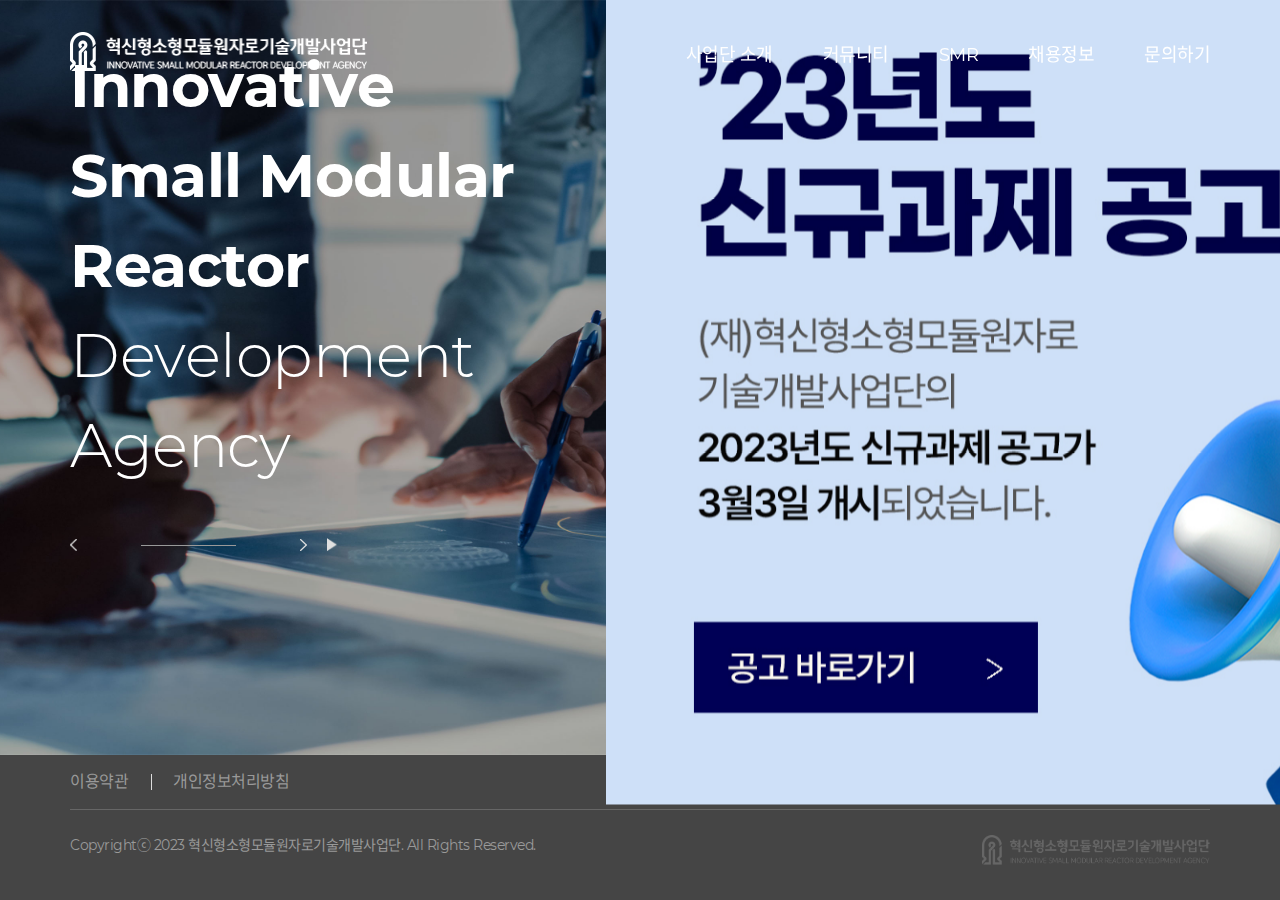
<file: index.html>
<!DOCTYPE html>
<html lang="en">
<head>
  <meta charset="UTF-8">
  <meta name="viewport" content="width=device-width, initial-scale=1.0">
  <title>혁신형 SMR 기술개발사업단</title>

  <link rel="stylesheet" href="/source/style/fonts.css">
  <link rel="stylesheet" href="/source/plugin/swiper/swiper-bundle.min.css">
  <link rel="stylesheet" href="/source/style/common.css">
  <link rel="stylesheet" href="/source/style/header.css">
  <link rel="stylesheet" href="/source/style/footer.css">
  <link rel="stylesheet" href="/source/style/board.css">
  <link rel="stylesheet" href="/source/style/contents.css">

  <script src="http://ajax.aspnetcdn.com/ajax/jQuery/jquery-1.12.4.min.js"></script>
  <script src="/source/plugin/swiper/swiper-bundle.min.js" defer></script>
  <script type="module" src="/source/js/contents.js" defer></script>
</head>
<body>
  <div class="skip_nav">
		<div class="skip_nav_wrap">
			<a href="#contents">본문 내용 바로가기</a>
			<a href="#globalNavi">주 메뉴 바로가기</a>
		</div>
	</div>

  <header id="header">
    <div class="container">
      <div class="wrapper">
        <div class="inner">
          <h1 class="hd_logo">
            <a href="/">
              <img src="/source/img/logo-white.png" alt="혁신형소형모듈원자로기술개발사업단">
            </a>
          </h1>

          <div class="hd-right">
            <nav id="globalNavi">
              <ul class="gnb_wrap">
                <li class="depth1">
                  <a href="">사업단 소개</a>
                </li>
                <li class="depth1">
                  <a href="">커뮤니티</a>
                </li>
                <li class="depth1">
                  <a href="">SMR</a>
                </li>
                <li class="depth1">
                  <a href="">채용정보</a>
                </li>
                <li class="depth1">
                  <a href="">문의하기</a>
                </li>
              </ul>
            </nav>
          </div>
        </div>
      </div>
    </div>
  </header>

  <article class="main">
    <h2 class="sound_only">메인페이지 컨텐츠</h2>

    <section id="contents" class="main_visual-section">
      <h3 class="sound_only">롤링배너</h3>
      <div class="main_visual-slider">
        <div class="swiper-wrapper">
          <div class="swiper-slide banner1">
            <div class="container">
              <div class="wrapper">
                <div class="inner">
                  <p class="main_visual-text">
                    <b>Innovative <br/>
                    Small Modular Reactor </b><br/>
                    Development Agency
                  </p>
                </div>
              </div>
            </div>
          </div>
          <div class="swiper-slide banner2">
            <div class="container">
              <div class="wrapper">
                <div class="inner">
                  <p class="main_visual-text">
                    <b>Innovative <br/>
                    Small Modular Reactor </b><br/>
                    Development Agency
                  </p>
                </div>
              </div>
            </div>
          </div>
        </div>

        <div class="main_visual-control">
          <div class="container">
            <div class="wrapper">
              <div class="main_visual-control_inner">
                <button type="button" class="main_visual-arrow main_visual-prev">
                  <img src="/source/img/arrow-left.png" alt="이전 슬라이드 전환">
                </button>
                <div class="main_visual-pagination">
                  <span class="current"></span>
                  <div class="main_visual-time">
                    <div class="bar">
                      <span></span>
                    </div>
                  </div>
                  <span class="total"></span>
                </div>
                <button type="button" class="main_visual-arrow main_visual-next">
                  <img src="/source/img/arrow-right.png" alt="다음 슬라이드 전환">
                </button>
                <button type="button" class="main_visual-play">
                  <img src="/source/img/play.png" alt="재생, 정지 토글 버튼">
                </button>
              </div>
            </div>
          </div>
        </div>
      </div>
    </section>

    <section class="main_popup-section">
      <h3 class="sound_only">메인 알림 배너</h3>
      <div class="main_popup-slider">
        <div class="swiper-wrapper">
          <a href="" class="swiper-slide banner1">
            <img src="/source/img/popup_banner01.jpg" alt="23년도 신규과제 공고, (재)혁신형소형모듈원자로 기술개발사업단의 2023년도 신규과제 공고가 3월 3일 개시되었습니다. 공고 바로가기 링크이동">
          </a>
          <a href="" class="swiper-slide banner2">
            <img src="/source/img/popup_banner02.jpg" alt="2023 제2차 채용공고, (재)혁신형소형모듈원자로기술개발사업단의 2023년도 제2차 직원(본부장) 채용공고를 확인하세요. 공고 바로가기 링크이동">
          </a>
        </div>
      </div>
    </section>
  </article>

  <footer id="footer">
    <div class="container">
      <div class="wrapper">
        <div class="inner">

          <div class="ft_info">
            <div class="ft_info-left">
              <nav class="fnb">
                <ul class="fnb_wrap">
                  <li>
                    <a href="">이용약관</a>
                  </li>
                  <li>
                    <a href="">개인정보처리방침</a>
                  </li>
                </ul>
              </nav>
            </div>
            <div class="ft_info-right">
              <span class="ft_info-text"><b>Tel. </b>042-870-7317</span>
              <select class="ft_rel-sel">
                <option value="">관련사이트</option>
              </select>
            </div>
          </div>
          <div class="ft_copy">
            <p class="ft_copy-text">
              Copyrightⓒ 2023 혁신형소형모듈원자로기술개발사업단. All Rights Reserved.
            </p>
            <a href="/" class="ft_logo">
              <img src="/source/img/logo-gray.png" alt="혁신형소형모듈원자로기술개발사업단">
            </a>
          </div>
        </div>
      </div>
    </div>
  </footer>
</body>
</html>
</file>
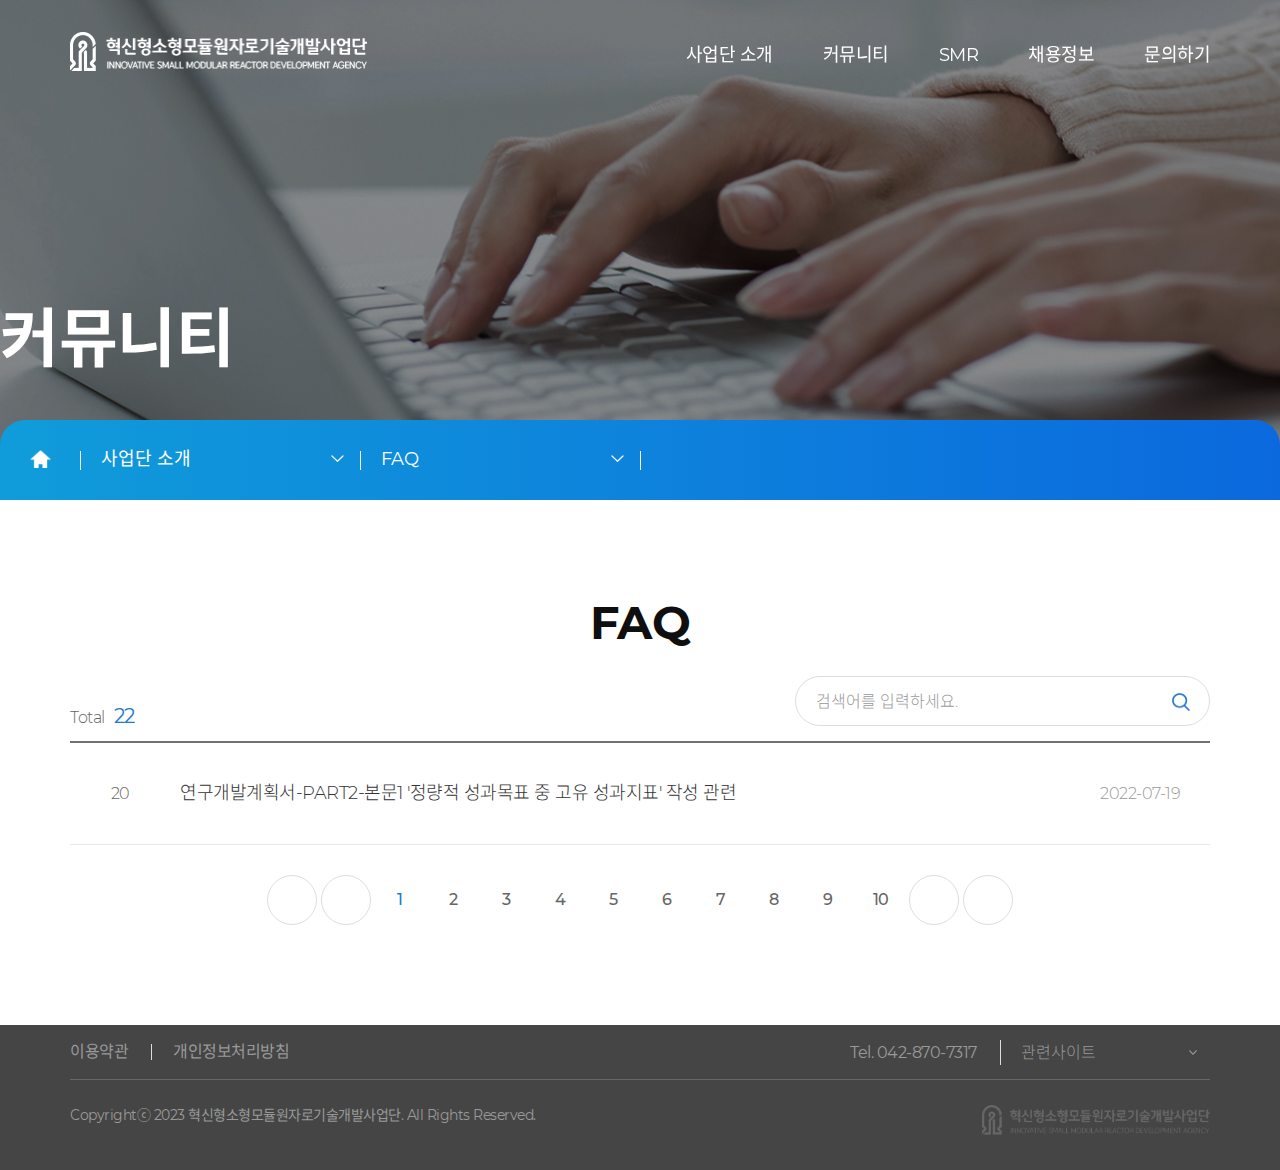
<file: sub/faq.html>
<!DOCTYPE html>
<html lang="en">
<head>
  <meta charset="UTF-8">
  <meta name="viewport" content="width=device-width, initial-scale=1.0">
  <title>혁신형 SMR 기술개발사업단</title>

  <link rel="stylesheet" href="/source/style/fonts.css">
  <link rel="stylesheet" href="/source/plugin/swiper/swiper-bundle.min.css">
  <link rel="stylesheet" href="/source/style/common.css">
  <link rel="stylesheet" href="/source/style/header.css">
  <link rel="stylesheet" href="/source/style/footer.css">
  <link rel="stylesheet" href="/source/style/board.css">
  <link rel="stylesheet" href="/source/style/contents.css">

  <script src="http://ajax.aspnetcdn.com/ajax/jQuery/jquery-1.12.4.min.js"></script>
  <script src="/source/plugin/swiper/swiper-bundle.min.js" defer></script>
  <script type="module" src="/source/js/contents.js" defer></script>
</head>
<body>
  <div class="skip_nav">
		<div class="skip_nav_wrap">
			<a href="#contents">본문 내용 바로가기</a>
			<a href="#globalNavi">주 메뉴 바로가기</a>
		</div>
	</div>

  <header id="header">
    <div class="container">
      <div class="wrapper">
        <div class="inner">
          <h1 class="hd_logo">
            <a href="/">
              <img src="/source/img/logo-white.png" alt="혁신형소형모듈원자로기술개발사업단">
            </a>
          </h1>

          <div class="hd-right">
            <nav id="globalNavi">
              <ul class="gnb_wrap">
                <li class="depth1">
                  <a href="">사업단 소개</a>
                </li>
                <li class="depth1">
                  <a href="">커뮤니티</a>
                </li>
                <li class="depth1">
                  <a href="">SMR</a>
                </li>
                <li class="depth1">
                  <a href="">채용정보</a>
                </li>
                <li class="depth1">
                  <a href="">문의하기</a>
                </li>
              </ul>
            </nav>
          </div>
        </div>
      </div>
    </div>
  </header>

  <article class="sub community faq list">
    <h2 class="sound_only">FAQ 목록 페이지</h2>
    <!-- 서브 상단 공통영역 { -->
    <section class="sub_top-section">
      <h3 class="sound_only">서브페이지 상단 공통영역</h3>
      
      <div class="sub_visual">
        <div class="container">
          <div class="wrapper2">
            <div class="inner">
              <h4 class="sub_dp1_title">커뮤니티</h4>
              <div class="sub_location">
                <ul class="sub_location_wrap">
                  <li class="home">
                    <a href="" class="home-btn">
                      <img src="/source/img/home.png" alt="홈으로 가기">
                    </a>
                  </li>
                  <li class="dp1">
                    <select name="" id="">
                      <option value="">사업단 소개</option>
                      <option value="">커뮤니티</option>
                      <option value="">SMR</option>
                      <option value="">채용정보</option>
                      <option value="">문의하기</option>
                    </select>
                  </li>
                  <li class="dp2">
                    <select name="" id="">
                      <option value="">FAQ</option>
                    </select>
                  </li>
                </ul>
              </div>
            </div>
          </div>
        </div>
      </div>
      <div class="sub_page_title">
        <div class="container">
          <div class="wrapper2">
            <div class="inner">
              <h5 class="sub_dp2_title">FAQ</h5>
            </div>
          </div>
        </div>
      </div>
    </section>
    <!-- } 서브 상단 공통영역 -->

    <section id="contents" class="faq_search-section">
      <h3 class="sound_only">FAQ 검색 영역</h3>
      <div class="container">
        <div class="wrapper2">
          <div class="inner">
            <span class="board_total">Total<b>22</b></span>
            <div class="board_search">
              <form action="">
                <input type="text" name="" id="" class="board_search-input" placeholder="검색어를 입력하세요.">
                <button type="button" class="board_search-submit">
                  <img src="/source/img/search.png" alt="검색">
                </button>
              </form>
            </div>
          </div>
        </div>
      </div>
    </section>

    <section class="bo-text-list type-a faq-list">
      <h3 class="sound_only">FAQ 게시글 목록</h3>
      <div class="container">
        <div class="wrapper2">
          <div class="inner">
            <div class="post_wrap">
              <div class="post">
                <div class="num">20</div>
                <div class="subj">
                  <a href="" class="text">연구개발계획서-PART2-본문1 '정량적 성과목표 중 고유 성과지표' 작성 관련</a>
                </div>
                <div class="date">2022-07-19</div>
              </div>
            </div>

            <!-- 페이징 { -->
            <nav class="pg_wrap">
              <span class="pg">
                <a href="" class="pg_page pg_start">처음</a>
                <a href="" class="pg_page pg_prev">이전</a>

                <span class="sound_only">열린</span>
                <strong class="pg_current">1</strong>
                <span class="sound_only">페이지</span>
                <a href="" class="pg_page">
                  2<span class="sound_only">페이지</span>
                </a>
                <a href="" class="pg_page">
                  3<span class="sound_only">페이지</span>
                </a>
                <a href="" class="pg_page">
                  4<span class="sound_only">페이지</span>
                </a>
                <a href="" class="pg_page">
                  5<span class="sound_only">페이지</span>
                </a>
                <a href="" class="pg_page">
                  6<span class="sound_only">페이지</span>
                </a>
                <a href="" class="pg_page">
                  7<span class="sound_only">페이지</span>
                </a>
                <a href="" class="pg_page">
                  8<span class="sound_only">페이지</span>
                </a>
                <a href="" class="pg_page">
                  9<span class="sound_only">페이지</span>
                </a>
                <a href="" class="pg_page">
                  10<span class="sound_only">페이지</span>
                </a>

                <a href="" class="pg_page pg_next">다음</a>
                <a href="" class="pg_page pg_end">맨끝</a>
              </span>
            </nav>
            <!-- } 페이징 -->
          </div>
        </div>
      </div>
    </section>
  </article>

  <footer id="footer">
    <div class="container">
      <div class="wrapper">
        <div class="inner">

          <div class="ft_info">
            <div class="ft_info-left">
              <nav class="fnb">
                <ul class="fnb_wrap">
                  <li>
                    <a href="">이용약관</a>
                  </li>
                  <li>
                    <a href="">개인정보처리방침</a>
                  </li>
                </ul>
              </nav>
            </div>
            <div class="ft_info-right">
              <span class="ft_info-text"><b>Tel. </b>042-870-7317</span>
              <select class="ft_rel-sel">
                <option value="">관련사이트</option>
              </select>
            </div>
          </div>
          <div class="ft_copy">
            <p class="ft_copy-text">
              Copyrightⓒ 2023 혁신형소형모듈원자로기술개발사업단. All Rights Reserved.
            </p>
            <a href="/" class="ft_logo">
              <img src="/source/img/logo-gray.png" alt="혁신형소형모듈원자로기술개발사업단">
            </a>
          </div>
        </div>
      </div>
    </div>
  </footer>
</body>
</html>
</file>
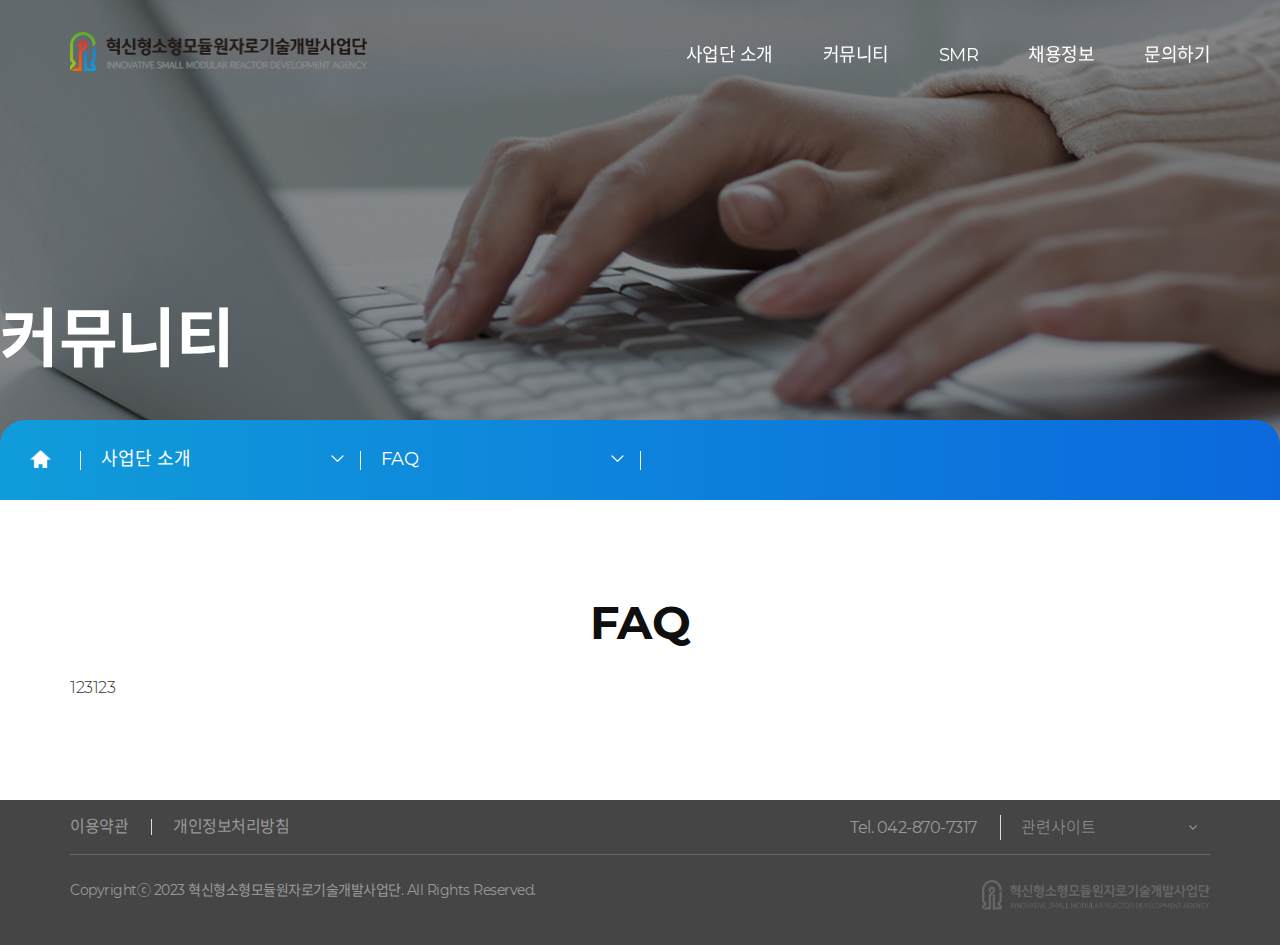
<file: source/sub/faq.html>
<!DOCTYPE html>
<html lang="en">
<head>
  <meta charset="UTF-8">
  <meta name="viewport" content="width=device-width, initial-scale=1.0">
  <title>혁신형 SMR 기술개발사업단</title>

  <link rel="stylesheet" href="/source/style/fonts.css">
  <link rel="stylesheet" href="/source/plugin/swiper/swiper-bundle.min.css">
  <link rel="stylesheet" href="/source/style/common.css">
  <link rel="stylesheet" href="/source/style/header.css">
  <link rel="stylesheet" href="/source/style/footer.css">
  <link rel="stylesheet" href="/source/style/contents.css">

  <script src="http://ajax.aspnetcdn.com/ajax/jQuery/jquery-1.12.4.min.js"></script>
  <script src="/source/plugin/swiper/swiper-bundle.min.js" defer></script>
  <script type="module" src="/source/js/contents.js" defer></script>
</head>
<body>
  <div class="skip_nav">
		<div class="skip_nav_wrap">
			<a href="#content">본문 내용 바로가기</a>
			<a href="#gnb">주 메뉴 바로가기</a>
		</div>
	</div>

  <header id="header">
    <div class="container">
      <div class="wrapper">
        <div class="inner">
          <h1 class="hd_logo">
            <a href="/">
              <img src="/source/img/logo.png" alt="혁신형소형모듈원자로기술개발사업단">
            </a>
          </h1>

          <div class="hd-right">
            <nav class="gnb">
              <ul class="gnb_wrap">
                <li class="depth1">
                  <a href="">사업단 소개</a>
                </li>
                <li class="depth1">
                  <a href="">커뮤니티</a>
                </li>
                <li class="depth1">
                  <a href="">SMR</a>
                </li>
                <li class="depth1">
                  <a href="">채용정보</a>
                </li>
                <li class="depth1">
                  <a href="">문의하기</a>
                </li>
              </ul>
            </nav>
          </div>
        </div>
      </div>
    </div>
  </header>

  <article id="contents" class="sub community faq list">
    <h2 class="sound_only">FAQ 목록 페이지</h2>

    <section class="sub_top-section">
      <h3 class="sound_only">서브페이지 상단 공통영역</h3>
      
      <div class="sub_visual">
        <div class="container">
          <div class="wrapper2">
            <div class="inner">
              <h4 class="sub_dp1_title">커뮤니티</h4>
              <div class="sub_location">
                <ul class="sub_location_wrap">
                  <li class="home">
                    <a href="" class="home-btn">
                      <img src="/source/img/home.png" alt="홈으로 가기">
                    </a>
                  </li>
                  <li class="dp1">
                    <select name="" id="">
                      <option value="">사업단 소개</option>
                      <option value="">커뮤니티</option>
                      <option value="">SMR</option>
                      <option value="">채용정보</option>
                      <option value="">문의하기</option>
                    </select>
                  </li>
                  <li class="dp2">
                    <select name="" id="">
                      <option value="">FAQ</option>
                    </select>
                  </li>
                </ul>
              </div>
            </div>
          </div>
        </div>
      </div>
      <div class="sub_page_title">
        <div class="container">
          <div class="wrapper2">
            <div class="inner">
              <h5 class="sub_dp2_title">FAQ</h5>
            </div>
          </div>
        </div>
      </div>
    </section>

    <section class="sub_top-section">
      <h3 class="sound_only">서브페이지 상단 공통영역</h3>
      <div class="container">
        <div class="wrapper2">
          <div class="inner">
            <a href="">123123</a>
          </div>
        </div>
      </div>
    </section>
  </article>

  <footer id="footer">
    <div class="container">
      <div class="wrapper">
        <div class="inner">

          <div class="ft_info">
            <div class="ft_info-left">
              <nav class="fnb">
                <ul class="fnb_wrap">
                  <li>
                    <a href="">이용약관</a>
                  </li>
                  <li>
                    <a href="">개인정보처리방침</a>
                  </li>
                </ul>
              </nav>
            </div>
            <div class="ft_info-right">
              <span class="ft_info-text"><b>Tel. </b>042-870-7317</span>
              <select class="ft_rel-sel">
                <option value="">관련사이트</option>
              </select>
            </div>
          </div>
          <div class="ft_copy">
            <p class="ft_copy-text">
              Copyrightⓒ 2023 혁신형소형모듈원자로기술개발사업단. All Rights Reserved.
            </p>
            <a href="/" class="ft_logo">
              <img src="/source/img/logo-gray.png" alt="혁신형소형모듈원자로기술개발사업단">
            </a>
          </div>
        </div>
      </div>
    </div>
  </footer>
</body>
</html>
</file>
<file: source/style/fonts.css>
@charset "utf-8";
/*Montserrat*/
@font-face {
    font-family: 'Montserrat';/*Light*/
	font-style: normal;
	font-weight: 200;
    src: url(../fonts/Montserrat-ExtraLight.eot);
    src: local('☺'),
        url(../fonts/Montserrat-ExtraLight.eot?#iefix) format('embedded-opentype'),
        url(../fonts/Montserrat-ExtraLight.woff) format('woff'),
        url(../fonts/Montserrat-ExtraLight.ttf) format('truetype');
}
@font-face {
    font-family: 'Montserrat';/*Light*/
	font-style: normal;
	font-weight: 300;
    src: url(../fonts/Montserrat-Light.eot);
    src: local('☺'),
        url(../fonts/Montserrat-Light.eot?#iefix) format('embedded-opentype'),
        url(../fonts/Montserrat-Light.woff) format('woff'),
        url(../fonts/Montserrat-Light.ttf) format('truetype');
}
@font-face {
    font-family: 'Montserrat';/*Regular*/
	font-style: normal;
	font-weight: 400;
    src: url(../fonts/Montserrat-Regular.eot);
    src: local('☺'),
        url(../fonts/Montserrat-Regular.eot?#iefix) format('embedded-opentype'),
        url(../fonts/Montserrat-Regular.woff) format('woff'),
        url(../fonts/Montserrat-Regular.ttf) format('truetype');
}
@font-face {
    font-family: 'Montserrat';/*Medium*/
	font-style: normal;
	font-weight: 500;
    src: url(../fonts/Montserrat-Medium.eot);
    src: local('☺'),
        url(../fonts/Montserrat-Medium.eot?#iefix) format('embedded-opentype'),
        url(../fonts/Montserrat-Medium.woff) format('woff'),
        url(../fonts/Montserrat-Medium.ttf) format('truetype');
}
@font-face {
    font-family: 'Montserrat';/*SemiBold*/
	font-style: normal;
	font-weight: 600;
    src: url(../fonts/Montserrat-SemiBold.eot);
    src: local('☺'),
        url(../fonts/Montserrat-SemiBold.eot?#iefix) format('embedded-opentype'),
        url(../fonts/Montserrat-SemiBold.woff) format('woff'),
        url(../fonts/Montserrat-SemiBold.ttf) format('truetype');
}
@font-face {
    font-family: 'Montserrat';/*Bold*/
	font-style: normal;
	font-weight: 700;
    src: url(../fonts/Montserrat-Bold.eot);
    src: local('☺'),
        url(../fonts/Montserrat-Bold.eot?#iefix) format('embedded-opentype'),
        url(../fonts/Montserrat-Bold.woff) format('woff'),
        url(../fonts/Montserrat-Bold.ttf) format('truetype');
}
@font-face {
    font-family: 'Montserrat';/*ExtraBold*/
	font-style: normal;
	font-weight: 800;
    src: url(../fonts/Montserrat-ExtraBold.eot);
    src: local('☺'),
        url(../fonts/Montserrat-ExtraBold.eot?#iefix) format('embedded-opentype'),
        url(../fonts/Montserrat-ExtraBold.woff) format('woff'),
        url(../fonts/Montserrat-ExtraBold.ttf) format('truetype');
}

/*NotoSans*/
@font-face {
font-family: 'Noto Sans KR';/*Light*/
font-style: normal;
font-weight: 300;
src: local('NotoSans-Light'), local('NotoSans-Light'), url(../fonts/NotoSans-Light.eot);
src: url(../fonts/NotoSans-Light.eot?#iefix) format('embedded-opentype'),
url(../fonts/NotoSans-Light.woff2) format('woff2'),
url(../fonts/NotoSans-Light.woff) format('woff');
}
@font-face {
font-family: 'Noto Sans KR';/*DemiLight*/
font-style: normal;
font-weight: 350;
src: local('NotoSans-DemiLight'), local('NotoSans-DemiLight'), url(../fonts/NotoSans-DemiLight.eot);
src: url(../fonts/NotoSans-DemiLight.eot?#iefix) format('embedded-opentype'),
url(../fonts/NotoSans-DemiLight.woff2) format('woff2'),
url(../fonts/NotoSans-DemiLight.woff) format('woff');
}
@font-face {
font-family: 'Noto Sans KR';/*Regular*/
font-style: normal;
font-weight: 400;
src: local('NotoSans-Regular'), local('NotoSans-Regular'), url(../fonts/NotoSans-Regular.eot);
src: url(../fonts/NotoSans-Regular.eot?#iefix) format('embedded-opentype'),
url(../fonts/NotoSans-Regular.woff2) format('woff2'),
url(../fonts/NotoSans-Regular.woff) format('woff');
}
@font-face {
font-family: 'Noto Sans KR';/*Medium*/
font-style: normal;
font-weight: 500;
src: local('NotoSans-Medium'), local('NotoSans-Medium'), url(../fonts/NotoSans-Medium.eot);
src: url(../fonts/NotoSans-Medium.eot?#iefix) format('embedded-opentype'),
url(../fonts/NotoSans-Medium.woff2) format('woff2'),
url(../fonts/NotoSans-Medium.woff) format('woff');
}
@font-face {
font-family: 'Noto Sans KR';/*Bold*/
font-style: normal;
font-weight: 700;
src: local('NotoSans-Bold'), local('NotoSans-Bold'), url(../fonts/NotoSans-Bold.eot);
src: url(../fonts/NotoSans-Bold.eot?#iefix) format('embedded-opentype'),
url(../fonts/NotoSans-Bold.woff2) format('woff2'),
url(../fonts/NotoSans-Bold.woff) format('woff');
}


/*Jost*/
@font-face {
    font-family: 'Jost';/*Light*/
  font-style: normal;
  font-weight: 200;
    src: url(../fonts/Jost-Thin.eot);
    src: local('☺'),
        url(../fonts/Jost-Thin.eot?#iefix) format('embedded-opentype'),
        url(../fonts/Jost-Thin.woff) format('woff'),
        url(../fonts/Jost-Thin.ttf) format('truetype');
  }
  @font-face {
    font-family: 'Jost';/*Light*/
  font-style: normal;
  font-weight: 300;
    src: url(../fonts/Jost-Light.eot);
    src: local('☺'),
        url(../fonts/Jost-Light.eot?#iefix) format('embedded-opentype'),
        url(../fonts/Jost-Light.woff) format('woff'),
        url(../fonts/Jost-Light.ttf) format('truetype');
  }
  @font-face {
    font-family: 'Jost';/*Regular*/
  font-style: normal;
  font-weight: 400;
    src: url(../fonts/Jost-Regular.eot);
    src: local('☺'),
        url(../fonts/Jost-Regular.eot?#iefix) format('embedded-opentype'),
        url(../fonts/Jost-Regular.woff) format('woff'),
        url(../fonts/Jost-Regular.ttf) format('truetype');
  }
  @font-face {
    font-family: 'Jost';/*Medium*/
  font-style: normal;
  font-weight: 500;
    src: url(../fonts/Jost-Medium.eot);
    src: local('☺'),
        url(../fonts/Jost-Medium.eot?#iefix) format('embedded-opentype'),
        url(../fonts/Jost-Medium.woff) format('woff'),
        url(../fonts/Jost-Medium.ttf) format('truetype');
  }
  @font-face {
    font-family: 'Jost';/*SemiBold*/
  font-style: normal;
  font-weight: 600;
    src: url(../fonts/Jost-SemiBold.eot);
    src: local('☺'),
        url(../fonts/Jost-SemiBold.eot?#iefix) format('embedded-opentype'),
        url(../fonts/Jost-SemiBold.woff) format('woff'),
        url(../fonts/Jost-SemiBold.ttf) format('truetype');
  }
  @font-face {
    font-family: 'Jost';/*Bold*/
  font-style: normal;
  font-weight: 700;
    src: url(../fonts/Jost-Bold.eot);
    src: local('☺'),
        url(../fonts/Jost-Bold.eot?#iefix) format('embedded-opentype'),
        url(../fonts/Jost-Bold.woff) format('woff'),
        url(../fonts/Jost-Bold.ttf) format('truetype');
  }
  @font-face {
    font-family: 'Jost';/*ExtraBold*/
  font-style: normal;
  font-weight: 800;
    src: url(../fonts/Jost-ExtraBold.eot);
    src: local('☺'),
        url(../fonts/Jost-ExtraBold.eot?#iefix) format('embedded-opentype'),
        url(../fonts/Jost-ExtraBold.woff) format('woff'),
        url(../fonts/Jost-ExtraBold.ttf) format('truetype');
  }
  @font-face {
    font-family: 'Jost';/*ExtraBold*/
  font-style: normal;
  font-weight: 900;
    src: url(../fonts/Jost-Black.eot);
    src: local('☺'),
        url(../fonts/Jost-Black.eot?#iefix) format('embedded-opentype'),
        url(../fonts/Jost-Black.woff) format('woff'),
        url(../fonts/Jost-Black.ttf) format('truetype');
  }
</file>
<file: source/style/header.css>
/* ------------------------------------ skip navigation ------------------------------------ */
.skip_nav {background-color:#2f2f2f; position:absolute; top:-50px; width:100%; z-index:9;}
.skip_nav .skip_nav_wrap {width:1000px; margin:0 auto; padding:5px; text-align:center;}
.skip_nav .skip_nav_wrap a {color:#ffffff; font-size:14px; margin-right:10px;}

/* ------------------------------------ header ------------------------------------ */
#header {position: fixed; top: 0; left: 0; z-index: 700; width: 100%; transition: 0.5s;}
#header .inner {display: flex; flex: row wrap; justify-content: space-between; align-items: center; height: 110px; transition: 0.5s;}
#header .hd_logo {width: 297px;}

#header .gnb_wrap {display: flex; flex: row wrap; align-items: center; gap: 0 50px;}
#header .gnb_wrap .depth1 {}
#header .gnb_wrap .depth1 > a {display: block; font-size: 18px; font-weight: 400; color: #fff;}

#header.act {background: rgba(255,255,255,0.8);}
#header.act .inner {height: 80px;}
#header.act .gnb_wrap .depth1 > a {color: #0f0f0f;}
</file>
<file: source/style/footer.css>
/* ------------------------------------ footer ------------------------------------ */
#footer {min-height: 145px; background: #454545;}
#footer .ft_info {display: flex; flex-flow: row wrap; justify-content: space-between; align-items: center; height: 55px; border-bottom: 1px solid #666;}
#footer .fnb_wrap {display: flex; flex-flow: row wrap; align-items: center; gap: 10px 45px;}
#footer .fnb_wrap li {position: relative;}
#footer .fnb_wrap li:after {content: ""; display: block; position: absolute; top: 50%; left: -22.5px; z-index: 1; height: 16px; margin-top: -8px; border-left: 1px solid #ddd;}
#footer .fnb_wrap li:first-child:after {border-left: 0;}
#footer .fnb_wrap li a {font-size: 16px; font-weight: 400; color: #999;}
#footer .ft_info-text {font-size: 16px; font-weight: 400; color: #999;}
#footer .ft_info-text b {font-weight: 400;}
#footer .ft_rel-sel {min-width: 210px; height: 25px; margin-left: 20px; padding: 0 30px 0 20px; border: 0; border-left: 1px solid #ddd; font-size: 16px; font-weight: 300; color: #999; background: transparent url('/source/img/arrow-down.png') no-repeat center right 13px/8px auto; appearance: none;}
#footer .ft_rel-sel::-ms-expand {display: none;}

#footer .ft_copy {display: flex; flex-flow: row wrap; justify-content: space-between; align-items: flex-start; margin-top: 25px;}
#footer .ft_copy-text {font-size: 14px; font-weight: 400; color: #999;}
#footer .ft_logo {display: block; width: 228px;}
</file>
<file: source/style/board.css>
/* 상단 검색 영역 */
.faq_search-section {margin-bottom: 15px;}
.faq_search-section .inner{display: flex; flex-flow: row wrap; justify-content: space-between; align-items: flex-end;}

.board_total {font-size: 16px; font-weight: 300; color: #666; line-height: 1;}
.board_total b {margin-left: 9px; font-size: 20px; font-weight: 400; color: #227ace;}

.board_search {position: relative;}
.board_search-input {width: 415px; height: 50px; padding: 0 20px; border: 1px solid #ddd; border-radius: 25px; font-size: 16px; font-weight: 300; color: #0f0f0f;}
.board_search-input::placeholder {color: #999;}
.board_search-submit {position: absolute; top: 50%; right: 20px; z-index: 10; width: 18px; transform: translateY(-50%); border: 0; background: none;}
.board_search-submit img {vertical-align: middle;}

/* 페이징 */
.pg_wrap {display: block; float: none; margin-top: 30px; clear: both; text-align: center;}
.pg_wrap:after {display:block;visibility:hidden;clear:both;content:""} 
.pg {text-align: center;}
.pg_page, .pg_current {display:inline-block;vertical-align:middle;background:none;border:0}
.pg a:focus, .pg a:hover {text-decoration:none}
.pg_page {font-size:16px;font-weight: 500;color: #666;height:50px;line-height:50px;padding:0;min-width:50px;text-decoration:none;border-radius:50%;}
.pg_page:hover {background-color: none;}
.pg_start {text-indent:-999px;overflow:hidden;background:#fff;padding:0;border:1px solid #ddd}
.pg_prev {text-indent:-999px;overflow:hidden;background:#fff;padding:0;border:1px solid #ddd}
.pg_end {text-indent:-999px;overflow:hidden;background:#fff;padding:0;border:1px solid #ddd}
.pg_next {text-indent:-999px;overflow:hidden;background:#fff;padding:0;border:1px solid #ddd}
.pg_start:hover,.pg_prev:hover,.pg_end:hover,.pg_next:hover {background-color:#fff; border-color: #227ace;}

.pg_current {display:inline-block;background:none;border:0;color:#227ace;font-weight:500;height:50px;line-height:50px;padding:0;min-width:50px;border-radius:0}

/* 텍스트형 공통 */
.bo-text-list .post_wrap{border-top: 2px solid #717171;}

/* 텍스트형 - 타입 A */
.bo-text-list.type-a {}
.bo-text-list.type-a .post {display: flex; padding: 37px 0; border-bottom: 1px solid #e8e8e8; flex-direction: row; flex-wrap: wrap; align-content: center; justify-content: space-around; align-items: center; font-size: 16px; font-weight: 300; color: #666;}
.bo-text-list.type-a .post .num {flex: 0 0 100px; text-align: center;}
.bo-text-list.type-a .post .date {flex: 0 0 140px; text-align: center; color: #999;}
.bo-text-list.type-a .post .subj {flex: 1 0 auto;}
.bo-text-list.type-a .post .subj .text {padding-left: 10px; font-size: 18px; font-weight: 300; color: #333;}

.bo-text-list.type-a .post:hover .subj .text {color: #0a69dd;}
.bo-text-list.type-a .post:hover .date {color: #0a69dd;}
</file>
<file: source/style/contents.css>
/* ------------------------------------ Common ------------------------------------ */
.sound_only {
  display: inline-block !important;
  position: absolute;
  top: 0;
  left: 0;
  width: 0;
  height: 0;
  margin: 0 !important;
  padding: 0 !important;
  font-size: 0;
  line-height: 0;
  border: 0 !important;
  overflow: hidden !important;
}

/* ------------------------------------ Main ------------------------------------ */
.main {position: relative;}

/* 비주얼(롤링배너) */
.main_visual-slider {position: relative;}
.main_visual-slider .container {position: absolute; bottom: 35%; left: 0; z-index: 100; width: 100%;}

.main_visual-slider .main_visual-text {display: inline-block; width: calc(50% - 34px); font-size: 60px; font-weight: 300; color: #fff;}
.main_visual-slider .main_visual-text b {font-weight: 700;}

.main_visual-slider .swiper-slide{height: calc(100vh - 145px);}
.main_visual-slider .swiper-slide.banner1 {background: url('/source/img/main-vs_bg1.jpg') no-repeat center/cover;}
.main_visual-slider .swiper-slide.banner2 {background: url('/source/img/main-vs_bg2.jpg') no-repeat center/cover;}

.main_visual-control {position: absolute; bottom: 200px; left: 0; z-index: 100; width: 100%;}
.main_visual-control_inner {display: flex; flex-flow: row wrap; align-items: center;}
.main_visual-control .main_visual-arrow {width: 7px; border: 0; background: none;}
.main_visual-control .swiper-pagination {display: none !important;}
.main_visual-control .main_visual-pagination {display: flex; flex-flow: row wrap; align-items: center; margin: 0 40px;}
.main_visual-control .main_visual-pagination .current {font-size: 18px; font-weight: 400; color: #fff;}
.main_visual-control .main_visual-pagination .total {font-size: 18px; font-weight: 400; color: #fff;}
.main_visual-control .main_visual-time {width: 95px; margin: 0 24px;}
.main_visual-control .main_visual-time .bar {position: relative; width: 100%; height: 1px; background: #999;}
.main_visual-control .main_visual-time .bar span {display: block; position: absolute; top: 0; left: 0; z-index: 10; width: 0; height: 100%; background-color: #fff;}
.main_visual-control .main_visual-play {width: 10px; margin-left: 20px; border: 0; background: none;}

.main_popup-section {position: absolute; top: 50%; left: calc(50% - 34px); z-index: 100; transform: translateY(-50%);}
.main_popup-slider {width: 860px; overflow: hidden;}
.main_popup-slider .swiper-slide {display: block;}
.main_popup-slider .swiper-slide.banner1{}
.main_popup-slider .swiper-slide.banner2{}

/* Sub */
.sub {padding-bottom: 100px;}
.sub_visual {display: flex; justify-content: center; align-items: flex-end; height: 460px;}
.sub_visual .inner {margin-bottom: -40px;}

.sub_dp1_title {font-size: 64px; font-weight: 700; color: #fff; line-height: 1;}
.sub_dp2_title {font-size: 46px; font-weight: 700; color: #0f0f0f; line-height: 1;}

.sub_location {overflow: hidden; margin-top: 50px; border-radius: 25px 25px 0 0; background: linear-gradient(90deg, rgba(16,156,218,1) 0%, rgba(11,105,221,1) 100%);}
.sub_location_wrap {display: flex; flex-flow: row wrap; align-items: center; height: 80px;}
.sub_location_wrap > li {position: relative;}
.sub_location_wrap > li:after {content: ""; display: block; position: absolute; top: 50%; right: 0; z-index: 1; height: 19px; margin-top: -9.5px; border-left: 1px solid #fff;}
.sub_location .home-btn {display: block; padding: 0 30px;}
.sub_location .home-btn img {width: 21px; margin-top: -4px; vertical-align: middle;}
.sub_location select {min-width: 280px; padding: 0 40px 0 20px; border: 0; font-size: 18px; font-weight: 400; color: #fff; background: transparent url('/source/img/arrow-down2.png') no-repeat center right 17px/13px auto; appearance: none;}
.sub_location select::-ms-expand {display: none;}
.sub_location select option {color: #0f0f0f;}

.sub_page_title {margin-top: 140px; margin-bottom: 30px; text-align: center;}

/* 커뮤니티 */
/* > FAQ */
.community .sub_visual {background: url('/source/img/sub_top_bg-community.jpg') no-repeat center/cover;}
</file>
<file: source/style/common.css>
/* ------------------------------------ Style Reset ------------------------------------ */
* {margin:0; padding:0; box-sizing:border-box; -webkit-box-sizing:border-box; -moz-box-sizing:border-box; word-break: keep-all;}
*:focus { outline-color: black !important; }
html,body{max-width: 100%; min-height: 100%;}
html{overflow-x: hidden; -webkit-text-size-adjust: none;}
body{-webkit-print-color-adjust:exact; background: #fff; font-family: 'Montserrat', 'Noto Sans KR', sans-serif; font-style: normal; font-size: 16px; font-weight: 300; color: #333; line-height: 1.5; letter-spacing: -0.5px;}
ul, li, dl,dt,dd {margin:0;padding:0;list-style:none}
a{color:#333;text-decoration:none;}
img {border: 0; font-size: 0; max-width: 100%;}
h1, h2, h3, h4, h5, h6{font-size:1em;font-family: 'Montserrat', 'Noto Sans KR', sans-serif;}
textarea, select{font-family: 'Montserrat', 'Noto Sans KR', sans-serif;font-size:1em}
input, button{margin:0;padding:0;font-family: 'Montserrat', 'Noto Sans KR', sans-serif;font-size:1em}
input[type="submit"], button{cursor:pointer}
table, tr, td { border-collapse: collapse;}
p{word-break: keep-all;}

/* ------------------------------------ Gnuboard Style Reset ------------------------------------ */
#hd_wrapper,
#gnb,
.latest_wr,
.latest_top_wr,
#aside,
#ft_link,
#ft_catch,
#ft_copy,
#hd,
#top_btn,
#side_menu,
#ft{display: none;}
#main_none{display: none;}
#hd_pop, #hd_wrapper, #tnb ul, #gnb .gnb_wrap, #container_wr, #ft_wr{width: 100%;}
#container{padding-bottom: 0;}
#hd, #wrapper, #ft{min-width: inherit;}
#wrapper{background: #fff;}
#container_wr{z-index: 5; margin: 0 auto; height: auto; zoom: 1;}
#container{z-index: 4; position: static; float: none; min-height: inherit; height: auto !important; margin: 0; height: auto; font-size: 16px; width:  auto; zoom: 1;}
#ft{border-top: 0; background: #fff; padding-bottom: 0; margin: 0 auto; text-align: center;}
#tnb{display: none;}


/* ------------------------------------ Font Class ------------------------------------ */
.f_noto{font-family: 'Noto Sans KR', sans-serif;}
.f_mont{font-family: 'Montserrat', sans-serif;}

/* ------------------------------------ Guide Line ------------------------------------ */
.container{padding-left: 70px; padding-right: 70px;}
.wrapper{width: 1600px; max-width: 100%; margin: 0 auto;}
.wrapper2{width: 1280px; max-width: 100%; margin: 0 auto;}

/* ------------------------------------ Float(clearfix) ------------------------------------ */
.cf:before,
.cf:after{content: " "; display: table;}
.cf:after{clear: both;}
.cf{*zoom: 1;}

/* ------------------------------------ Form Tag ------------------------------------ */
input{border-radius: 0;}

/* input radio */
.radio_wrap input[type=radio]{display: none;}
.radio_wrap input[type=radio] + label{display: inline-block; cursor: pointer; position: relative; padding-left: 28px; font-size: 16px; font-weight: 400; color: #333; line-height: 1;}
.radio_wrap input[type=radio]+ label:before{content: ""; display: inline-block; width: 18px; height: 18px; position: absolute; left: 0; bottom: 0; z-index: 1; border: 1px solid #e4e4e4; border-radius: 50%; background-color: #fff;}
.radio_wrap input[type=radio]:checked + label:before{border-color: #005e2e;}
.radio_wrap input[type=radio]:checked + label:after{content: ""; display: inline-block; position: absolute; left: 4px; bottom: 4px; width: 10px; height: 10px; border-radius: 50%; background-color: #005e2e; z-index: 2;}

/* input checkbox */
.check_wrap input[type=checkbox]{display: none;}
.check_wrap input[type=checkbox] + label{display: inline-block; cursor: pointer; position: relative; padding-left: 28px; font-size: 16px; font-weight: 400; color: #333; line-height: 1;}
.check_wrap input[type=checkbox]+ label:before{content: ""; display: inline-block; width: 18px; height: 18px; position: absolute; left: 0; bottom: 0; z-index: 1; border: 1px solid #e4e4e4; border-radius: 0; background-color: #fff;}
.check_wrap input[type=checkbox]:checked + label:before{border-color: #005e2e;}
.check_wrap input[type=checkbox]:checked + label:after{content: ""; display: inline-block; position: absolute; left: 4px; bottom: 4px; width: 10px; height: 10px; border-radius: 0; background-color: #005e2e; z-index: 2;}

/* ------------------------------------ Text Cut Line ------------------------------------ */
.cut_text{
	width:100%;
	overflow:hidden;
	text-overflow:ellipsis;
	white-space:nowrap;
}

@media screen and (max-width:767px){
  
}
</file>
